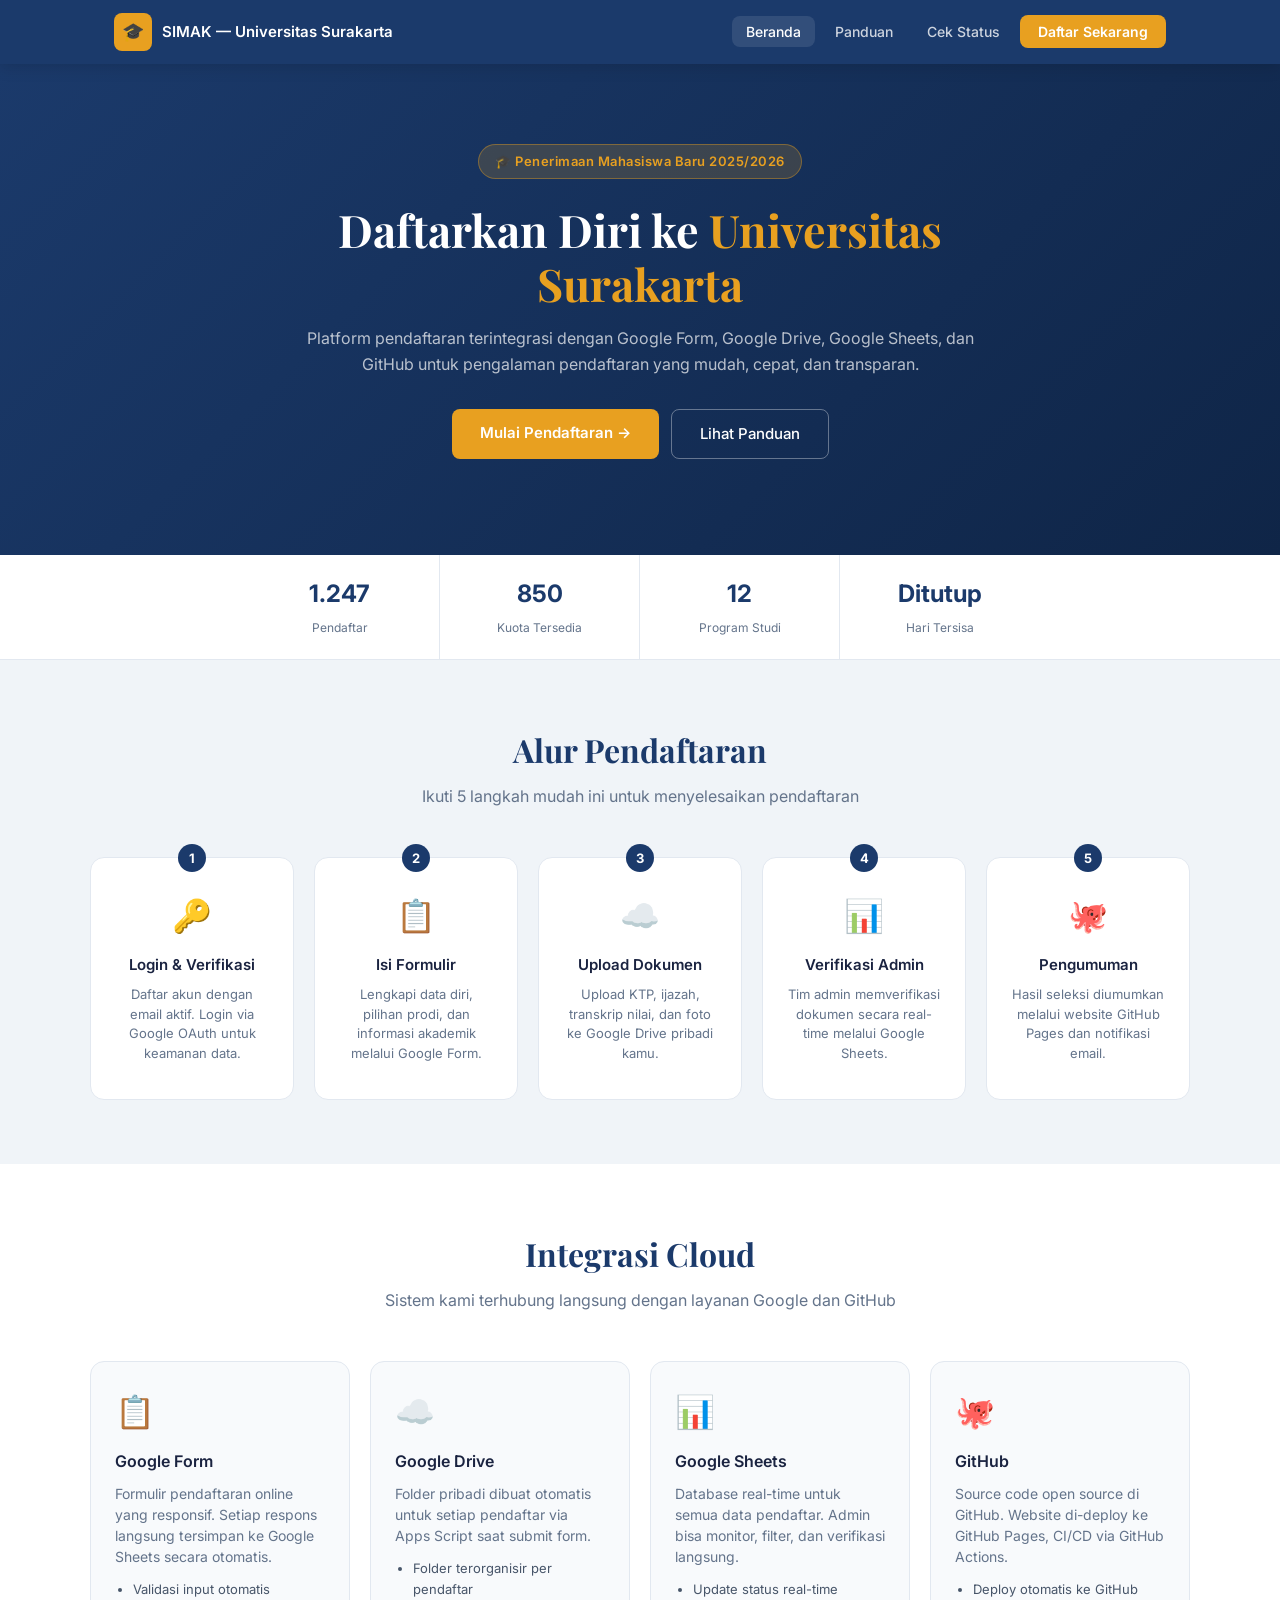
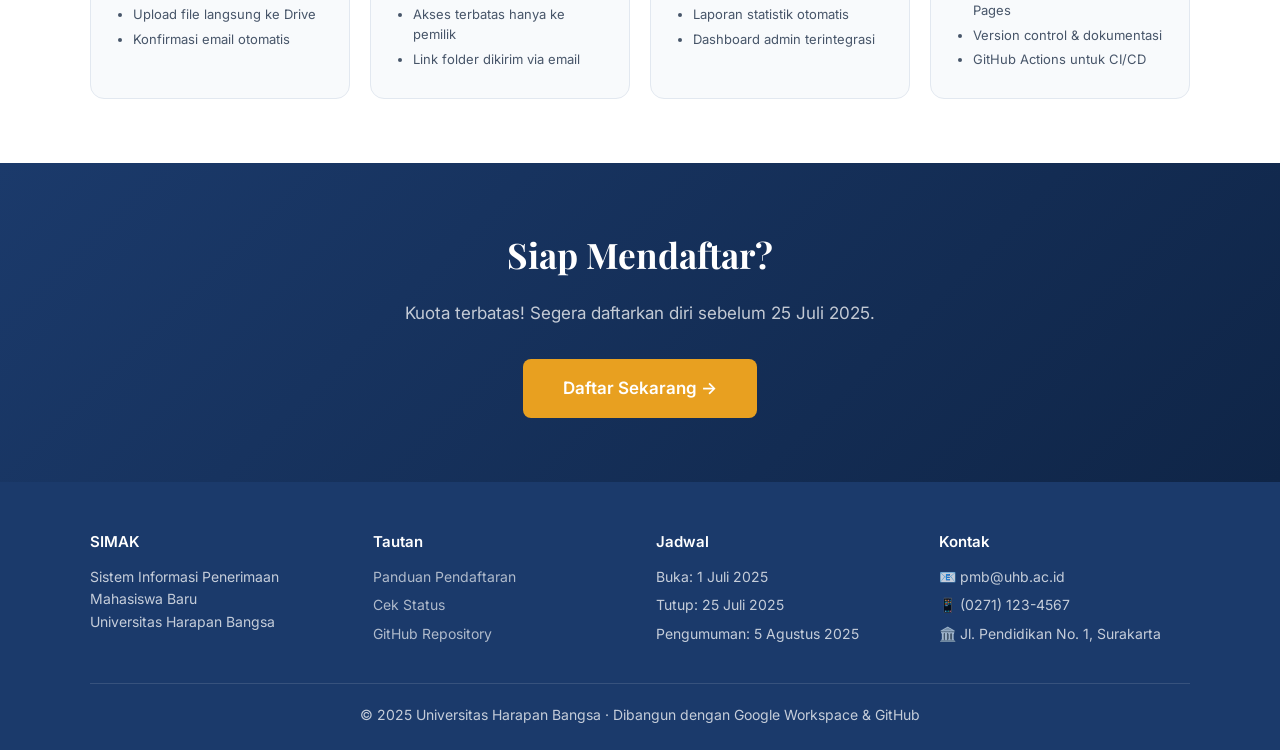
<file: index.html>
<!DOCTYPE html>
<html lang="id">
<head>
  <meta charset="UTF-8" />
  <meta name="viewport" content="width=device-width, initial-scale=1.0" />
  <title>SIMAK — Pendaftaran Mahasiswa Baru 2025/2026</title>
  <link rel="stylesheet" href="css/style.css" />
  <link href="https://fonts.googleapis.com/css2?family=Playfair+Display:wght@600;700&family=Inter:wght@400;500;600&display=swap" rel="stylesheet" />
</head>
<body>

  <nav class="navbar">
    <div class="nav-container">
      <div class="nav-brand">
        <div class="nav-logo">🎓</div>
        <span class="nav-title">SIMAK — Universitas Surakarta</span>
      </div>
      <ul class="nav-links">
        <li><a href="index.html" class="active">Beranda</a></li>
        <li><a href="pages/panduan.html">Panduan</a></li>
        <li><a href="pages/status.html">Cek Status</a></li>
        <li><a href="pages/daftar.html" class="btn-nav">Daftar Sekarang</a></li>
      </ul>
      <button class="nav-toggle" onclick="toggleMenu()">☰</button>
    </div>
  </nav>

  <section class="hero">
    <div class="hero-content">
      <span class="hero-badge">🎓 Penerimaan Mahasiswa Baru 2025/2026</span>
      <h1>Daftarkan Diri ke <span class="highlight">Universitas Surakarta</span></h1>
      <p>Platform pendaftaran terintegrasi dengan Google Form, Google Drive, Google Sheets, dan GitHub untuk pengalaman pendaftaran yang mudah, cepat, dan transparan.</p>
      <div class="hero-cta">
        <a href="pages/daftar.html" class="btn-primary">Mulai Pendaftaran →</a>
        <a href="pages/panduan.html" class="btn-outline">Lihat Panduan</a>
      </div>
      <div class="hero-integrations">
      </div>
    </div>
  </section>

  <section class="stats-bar">
    <div class="stat-item">
      <span class="stat-num" id="count-pendaftar">1.247</span>
      <span class="stat-label">Pendaftar</span>
    </div>
    <div class="stat-item">
      <span class="stat-num">850</span>
      <span class="stat-label">Kuota Tersedia</span>
    </div>
    <div class="stat-item">
      <span class="stat-num">12</span>
      <span class="stat-label">Program Studi</span>
    </div>
    <div class="stat-item">
      <span class="stat-num" id="countdown">14</span>
      <span class="stat-label">Hari Tersisa</span>
    </div>
  </section>

  <section class="section">
    <div class="container">
      <div class="section-header">
        <h2>Alur Pendaftaran</h2>
        <p>Ikuti 5 langkah mudah ini untuk menyelesaikan pendaftaran</p>
      </div>
      <div class="steps-grid">
        <div class="step-card">
          <div class="step-num">1</div>
          <div class="step-icon">🔑</div>
          <h3>Login & Verifikasi</h3>
          <p>Daftar akun dengan email aktif. Login via Google OAuth untuk keamanan data.</p>
        </div>
        <div class="step-card">
          <div class="step-num">2</div>
          <div class="step-icon">📋</div>
          <h3>Isi Formulir</h3>
          <p>Lengkapi data diri, pilihan prodi, dan informasi akademik melalui Google Form.</p>
        </div>
        <div class="step-card">
          <div class="step-num">3</div>
          <div class="step-icon">☁️</div>
          <h3>Upload Dokumen</h3>
          <p>Upload KTP, ijazah, transkrip nilai, dan foto ke Google Drive pribadi kamu.</p>
        </div>
        <div class="step-card">
          <div class="step-num">4</div>
          <div class="step-icon">📊</div>
          <h3>Verifikasi Admin</h3>
          <p>Tim admin memverifikasi dokumen secara real-time melalui Google Sheets.</p>
        </div>
        <div class="step-card">
          <div class="step-num">5</div>
          <div class="step-icon">🐙</div>
          <h3>Pengumuman</h3>
          <p>Hasil seleksi diumumkan melalui website GitHub Pages dan notifikasi email.</p>
        </div>
      </div>
    </div>
  </section>

  <section class="section section-gray">
    <div class="container">
      <div class="section-header">
        <h2>Integrasi Cloud</h2>
        <p>Sistem kami terhubung langsung dengan layanan Google dan GitHub</p>
      </div>
      <div class="integration-grid">
        <div class="int-card">
          <div class="int-icon">📋</div>
          <h3>Google Form</h3>
          <p>Formulir pendaftaran online yang responsif. Setiap respons langsung tersimpan ke Google Sheets secara otomatis.</p>
          <ul><li>Validasi input otomatis</li><li>Upload file langsung ke Drive</li><li>Konfirmasi email otomatis</li></ul>
        </div>
        <div class="int-card">
          <div class="int-icon">☁️</div>
          <h3>Google Drive</h3>
          <p>Folder pribadi dibuat otomatis untuk setiap pendaftar via Apps Script saat submit form.</p>
          <ul><li>Folder terorganisir per pendaftar</li><li>Akses terbatas hanya ke pemilik</li><li>Link folder dikirim via email</li></ul>
        </div>
        <div class="int-card">
          <div class="int-icon">📊</div>
          <h3>Google Sheets</h3>
          <p>Database real-time untuk semua data pendaftar. Admin bisa monitor, filter, dan verifikasi langsung.</p>
          <ul><li>Update status real-time</li><li>Laporan statistik otomatis</li><li>Dashboard admin terintegrasi</li></ul>
        </div>
        <div class="int-card">
          <div class="int-icon">🐙</div>
          <h3>GitHub</h3>
          <p>Source code open source di GitHub. Website di-deploy ke GitHub Pages, CI/CD via GitHub Actions.</p>
          <ul><li>Deploy otomatis ke GitHub Pages</li><li>Version control & dokumentasi</li><li>GitHub Actions untuk CI/CD</li></ul>
        </div>
      </div>
    </div>
  </section>

  <section class="section cta-section">
    <div class="container text-center">
      <h2>Siap Mendaftar?</h2>
      <p>Kuota terbatas! Segera daftarkan diri sebelum 25 Juli 2025.</p>
      <a href="pages/daftar.html" class="btn-primary btn-large">Daftar Sekarang →</a>
    </div>
  </section>

  <footer class="footer">
    <div class="container">
      <div class="footer-grid">
        <div><h4>SIMAK</h4><p>Sistem Informasi Penerimaan Mahasiswa Baru<br>Universitas Harapan Bangsa</p></div>
        <div><h4>Tautan</h4><ul><li><a href="pages/panduan.html">Panduan Pendaftaran</a></li><li><a href="pages/status.html">Cek Status</a></li><li><a href="https://github.com/username/simak" target="_blank">GitHub Repository</a></li></ul></div>
        <div><h4>Jadwal</h4><ul><li>Buka: 1 Juli 2025</li><li>Tutup: 25 Juli 2025</li><li>Pengumuman: 5 Agustus 2025</li></ul></div>
        <div><h4>Kontak</h4><ul><li>📧 pmb@uhb.ac.id</li><li>📱 (0271) 123-4567</li><li>🏛️ Jl. Pendidikan No. 1, Surakarta</li></ul></div>
      </div>
      <div class="footer-bottom"><p>© 2025 Universitas Harapan Bangsa · Dibangun dengan Google Workspace & GitHub</p></div>
    </div>
  </footer>

  <script src="js/main.js"></script>
</body>
</html>
</file>
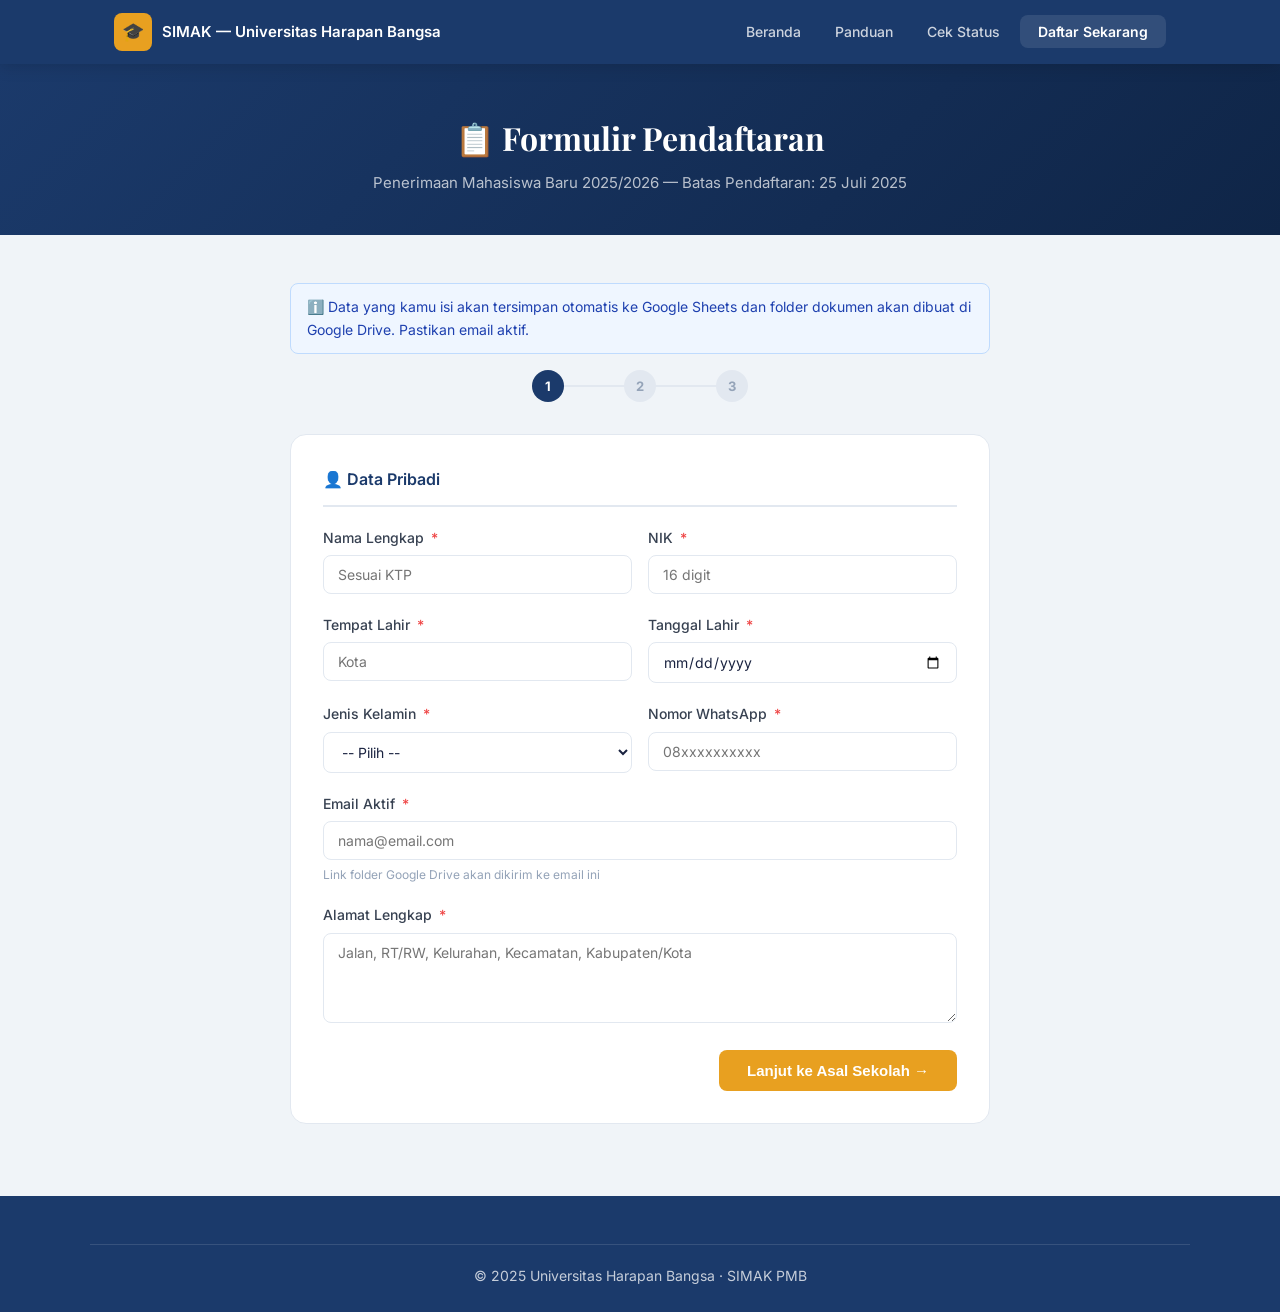
<file: pages/daftar.html>
<!DOCTYPE html>
<html lang="id">
<head>
  <meta charset="UTF-8" /><meta name="viewport" content="width=device-width, initial-scale=1.0" />
  <title>Formulir Pendaftaran — SIMAK</title>
  <link rel="stylesheet" href="../css/style.css" />
  <link href="https://fonts.googleapis.com/css2?family=Playfair+Display:wght@600;700&family=Inter:wght@400;500;600&display=swap" rel="stylesheet" />
</head>
<body>
  <nav class="navbar">
    <div class="nav-container">
      <div class="nav-brand"><div class="nav-logo">🎓</div><span class="nav-title">SIMAK — Universitas Harapan Bangsa</span></div>
      <ul class="nav-links">
        <li><a href="../index.html">Beranda</a></li>
        <li><a href="panduan.html">Panduan</a></li>
        <li><a href="status.html">Cek Status</a></li>
        <li><a href="daftar.html" class="btn-nav active">Daftar Sekarang</a></li>
      </ul>
      <button class="nav-toggle" onclick="toggleMenu()">☰</button>
    </div>
  </nav>

  <div class="page-hero">
    <h1>📋 Formulir Pendaftaran</h1>
    <p>Penerimaan Mahasiswa Baru 2025/2026 — Batas Pendaftaran: 25 Juli 2025</p>
  </div>

  <div class="form-page">
    <div class="container">

      <div class="alert alert-info">
        ℹ️ Data yang kamu isi akan tersimpan otomatis ke Google Sheets dan folder dokumen akan dibuat di Google Drive. Pastikan email aktif.
      </div>

      <!-- PROGRESS STEPS -->
      <div class="progress-steps">
        <div class="prog-step"><div class="prog-dot active" id="dot-1">1</div></div>
        <div class="prog-step"><div class="prog-line" id="line-1"></div></div>
        <div class="prog-step"><div class="prog-dot" id="dot-2">2</div></div>
        <div class="prog-step"><div class="prog-line" id="line-2"></div></div>
        <div class="prog-step"><div class="prog-dot" id="dot-3">3</div></div>
      </div>

      <form id="form-pendaftaran">

        <!-- STEP 1: DATA PRIBADI -->
        <div class="form-step" id="step-1">
          <div class="form-card">
            <h2>👤 Data Pribadi</h2>
            <div class="form-row">
              <div class="form-group">
                <label>Nama Lengkap <span class="required">*</span></label>
                <input type="text" name="nama" placeholder="Sesuai KTP" required />
              </div>
              <div class="form-group">
                <label>NIK <span class="required">*</span></label>
                <input type="text" name="nik" placeholder="16 digit" maxlength="16" required />
              </div>
            </div>
            <div class="form-row">
              <div class="form-group">
                <label>Tempat Lahir <span class="required">*</span></label>
                <input type="text" name="tempatLahir" placeholder="Kota" required />
              </div>
              <div class="form-group">
                <label>Tanggal Lahir <span class="required">*</span></label>
                <input type="date" name="tanggalLahir" required />
              </div>
            </div>
            <div class="form-row">
              <div class="form-group">
                <label>Jenis Kelamin <span class="required">*</span></label>
                <select name="jenisKelamin" required>
                  <option value="">-- Pilih --</option>
                  <option>Laki-laki</option>
                  <option>Perempuan</option>
                </select>
              </div>
              <div class="form-group">
                <label>Nomor WhatsApp <span class="required">*</span></label>
                <input type="tel" name="whatsapp" placeholder="08xxxxxxxxxx" required />
              </div>
            </div>
            <div class="form-group">
              <label>Email Aktif <span class="required">*</span></label>
              <input type="email" name="email" placeholder="nama@email.com" required />
              <p class="form-hint">Link folder Google Drive akan dikirim ke email ini</p>
            </div>
            <div class="form-group">
              <label>Alamat Lengkap <span class="required">*</span></label>
              <textarea name="alamat" placeholder="Jalan, RT/RW, Kelurahan, Kecamatan, Kabupaten/Kota" required></textarea>
            </div>
            <div style="text-align:right">
              <button type="button" class="btn-primary" onclick="nextStep()">Lanjut ke Asal Sekolah →</button>
            </div>
          </div>
        </div>

        <!-- STEP 2: ASAL SEKOLAH -->
        <div class="form-step" id="step-2" style="display:none">
          <div class="form-card">
            <h2>🏫 Asal Sekolah</h2>
            <div class="form-group">
              <label>Nama SMA/SMK/MA <span class="required">*</span></label>
              <input type="text" name="namaSekolah" placeholder="Nama lengkap sekolah" required />
            </div>
            <div class="form-row">
              <div class="form-group">
                <label>Jurusan</label>
                <select name="jurusanSekolah">
                  <option value="">-- Pilih Jurusan --</option>
                  <option>IPA</option><option>IPS</option><option>Bahasa</option>
                  <option>Teknik (SMK)</option><option>Bisnis (SMK)</option><option>Lainnya</option>
                </select>
              </div>
              <div class="form-group">
                <label>Tahun Lulus <span class="required">*</span></label>
                <select name="tahunLulus" required>
                  <option value="">-- Pilih Tahun --</option>
                  <option>2025</option><option>2024</option><option>2023</option><option>2022</option>
                </select>
              </div>
            </div>
            <div class="form-row">
              <div class="form-group">
                <label>Nilai Rata-rata Rapor <span class="required">*</span></label>
                <input type="number" name="nilaiRaport" min="0" max="100" step="0.01" placeholder="contoh: 87.50" required />
              </div>
              <div class="form-group">
                <label>Nomor NISN</label>
                <input type="text" name="nisn" placeholder="10 digit" maxlength="10" />
              </div>
            </div>
            <div style="display:flex;gap:12px;justify-content:space-between">
              <button type="button" class="btn-secondary" onclick="prevStep()">← Kembali</button>
              <button type="button" class="btn-primary" onclick="nextStep()">Lanjut ke Pilihan Prodi →</button>
            </div>
          </div>
        </div>

        <!-- STEP 3: PILIHAN PRODI -->
        <div class="form-step" id="step-3" style="display:none">
          <div class="form-card">
            <h2>🎓 Pilihan Program Studi & Jalur Masuk</h2>
            <div class="form-group">
              <label>Pilihan Prodi 1 <span class="required">*</span></label>
              <select name="prodi1" required>
                <option value="">-- Pilih Program Studi Utama --</option>
                <option>Teknik Informatika</option><option>Sistem Informasi</option>
                <option>Manajemen</option><option>Akuntansi</option>
                <option>Hukum</option><option>Psikologi</option>
                <option>Kedokteran</option><option>Farmasi</option>
                <option>Teknik Sipil</option><option>Arsitektur</option>
                <option>Pendidikan Bahasa Indonesia</option><option>Pendidikan Matematika</option>
              </select>
            </div>
            <div class="form-group">
              <label>Pilihan Prodi 2 (Cadangan)</label>
              <select name="prodi2">
                <option value="">-- Pilih Program Studi Cadangan --</option>
                <option>Teknik Informatika</option><option>Sistem Informasi</option>
                <option>Manajemen</option><option>Akuntansi</option>
                <option>Hukum</option><option>Psikologi</option>
                <option>Kedokteran</option><option>Farmasi</option>
              </select>
            </div>
            <div class="form-group">
              <label>Jalur Masuk <span class="required">*</span></label>
              <select name="jalurMasuk" required>
                <option value="">-- Pilih Jalur --</option>
                <option>Reguler</option>
                <option>Beasiswa Prestasi Akademik</option>
                <option>Beasiswa Tidak Mampu</option>
                <option>Jalur Mandiri</option>
              </select>
            </div>
            <div class="form-group">
              <label>Informasi Tambahan / Prestasi</label>
              <textarea name="prestasi" placeholder="Tuliskan prestasi akademik, non-akademik, atau informasi lain yang ingin disampaikan (opsional)"></textarea>
            </div>
            <div class="alert alert-warning" style="margin-top:1rem">
              ⚠️ Setelah submit, kamu akan menerima email berisi <strong>nomor registrasi</strong> dan <strong>link folder Google Drive</strong> untuk upload dokumen.
            </div>
            <div style="display:flex;gap:12px;justify-content:space-between;margin-top:1rem">
              <button type="button" class="btn-secondary" onclick="prevStep()">← Kembali</button>
              <button type="submit" class="btn-primary" id="submit-btn">✅ Kirim Pendaftaran</button>
            </div>
          </div>
        </div>

      </form>
    </div>
  </div>

  <footer class="footer">
    <div class="container">
      <div class="footer-bottom"><p>© 2025 Universitas Harapan Bangsa · SIMAK PMB</p></div>
    </div>
  </footer>
  <script src="../js/main.js"></script>
</body>
</html>
</file>
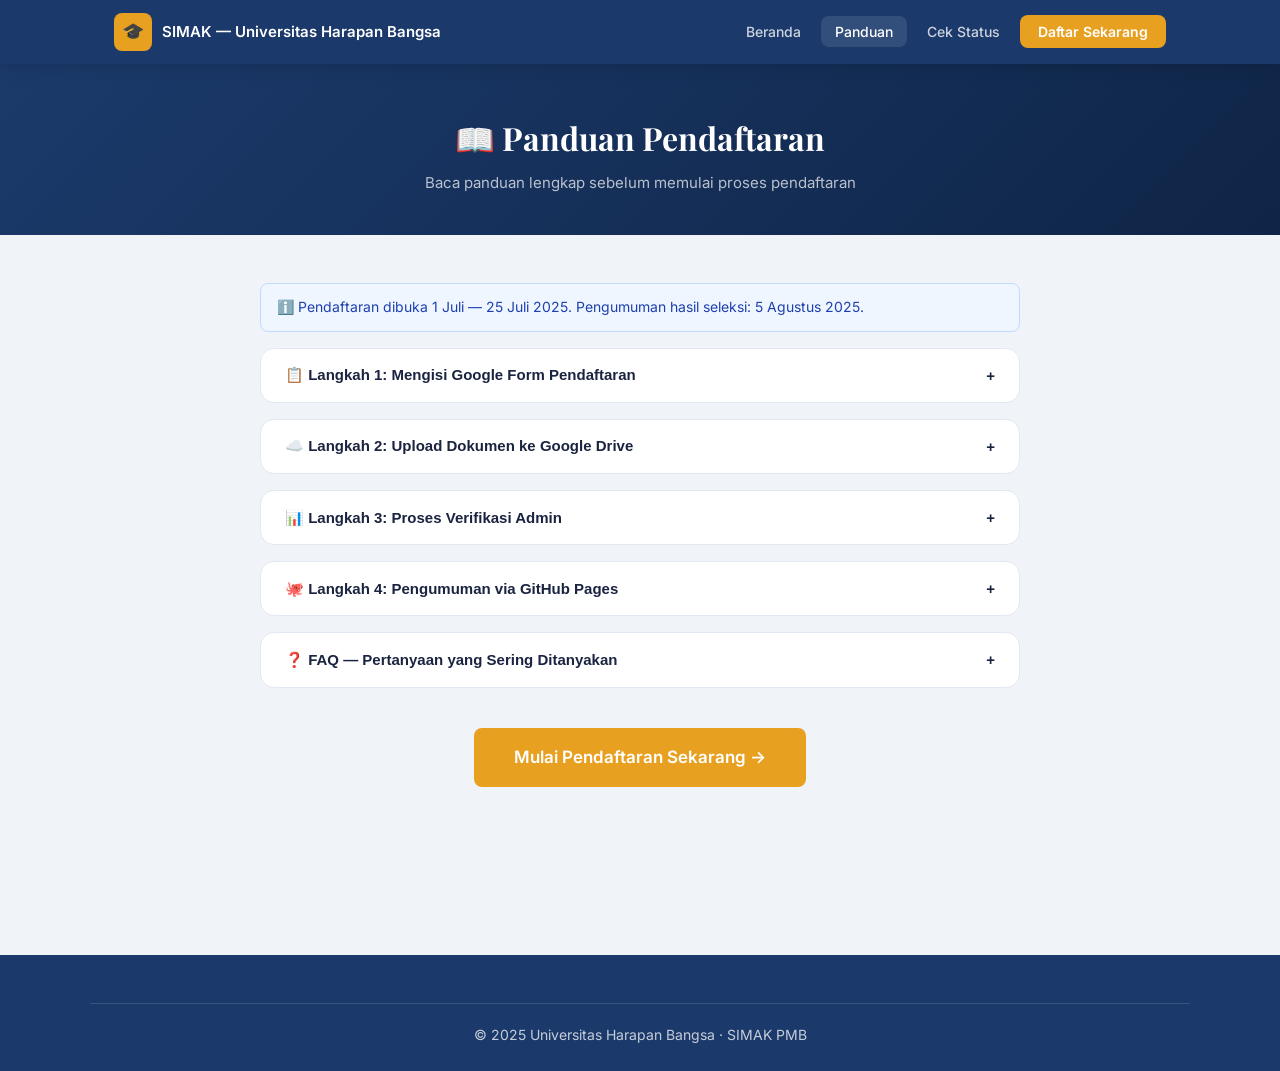
<file: pages/panduan.html>
<!DOCTYPE html>
<html lang="id">
<head>
  <meta charset="UTF-8" /><meta name="viewport" content="width=device-width, initial-scale=1.0" />
  <title>Panduan Pendaftaran — SIMAK</title>
  <link rel="stylesheet" href="../css/style.css" />
  <link href="https://fonts.googleapis.com/css2?family=Playfair+Display:wght@600;700&family=Inter:wght@400;500;600&display=swap" rel="stylesheet" />
</head>
<body>
  <nav class="navbar">
    <div class="nav-container">
      <div class="nav-brand"><div class="nav-logo">🎓</div><span class="nav-title">SIMAK — Universitas Harapan Bangsa</span></div>
      <ul class="nav-links">
        <li><a href="../index.html">Beranda</a></li>
        <li><a href="panduan.html" class="active">Panduan</a></li>
        <li><a href="status.html">Cek Status</a></li>
        <li><a href="daftar.html" class="btn-nav">Daftar Sekarang</a></li>
      </ul>
      <button class="nav-toggle" onclick="toggleMenu()">☰</button>
    </div>
  </nav>

  <div class="page-hero">
    <h1>📖 Panduan Pendaftaran</h1>
    <p>Baca panduan lengkap sebelum memulai proses pendaftaran</p>
  </div>

  <div class="panduan-page">
    <div class="container" style="max-width:760px">

      <div class="alert alert-info">ℹ️ Pendaftaran dibuka 1 Juli — 25 Juli 2025. Pengumuman hasil seleksi: 5 Agustus 2025.</div>

      <div class="accordion">
        <button class="accordion-header">📋 Langkah 1: Mengisi Google Form Pendaftaran <span>+</span></button>
        <div class="accordion-body">
          <p>Formulir pendaftaran menggunakan Google Form yang terintegrasi. Ikuti langkah berikut:</p>
          <ol>
            <li>Klik tombol <strong>"Daftar Sekarang"</strong> di halaman utama</li>
            <li>Isi data pribadi: nama, NIK, tempat/tanggal lahir, jenis kelamin, WhatsApp, dan email aktif</li>
            <li>Isi data asal sekolah: nama SMA/SMK/MA, jurusan, tahun lulus, dan nilai rata-rata rapor</li>
            <li>Pilih program studi pertama dan cadangan, serta jalur masuk (Reguler/Beasiswa/Mandiri)</li>
            <li>Klik <strong>"Kirim Pendaftaran"</strong> — data langsung masuk ke Google Sheets kami</li>
          </ol>
          <p style="margin-top:0.75rem">Setelah submit, kamu akan menerima email konfirmasi berisi <strong>Nomor Registrasi</strong> dan <strong>link folder Google Drive</strong>.</p>
        </div>
      </div>

      <div class="accordion">
        <button class="accordion-header">☁️ Langkah 2: Upload Dokumen ke Google Drive <span>+</span></button>
        <div class="accordion-body">
          <p>Setelah mendapat email konfirmasi, buka link folder Google Drive dan upload dokumen berikut:</p>
          <div class="doc-list">
            <div class="doc-item">📄 KTP / Kartu Keluarga (scan/foto jelas)</div>
            <div class="doc-item">📄 Ijazah atau Surat Keterangan Lulus</div>
            <div class="doc-item">📄 Transkrip / Rapor SMA (semester 4-5)</div>
            <div class="doc-item">🖼️ Foto terbaru 3×4 (latar merah/biru)</div>
          </div>
          <p style="margin-top:0.75rem"><strong>Ketentuan file:</strong></p>
          <ul>
            <li>Format: PDF atau JPG/PNG</li>
            <li>Ukuran maksimal: 5 MB per file</li>
            <li>Pastikan scan/foto jelas dan dapat dibaca</li>
            <li>Beri nama file sesuai jenisnya (contoh: KTP_BudiSantoso.pdf)</li>
          </ul>
        </div>
      </div>

      <div class="accordion">
        <button class="accordion-header">📊 Langkah 3: Proses Verifikasi Admin <span>+</span></button>
        <div class="accordion-body">
          <p>Setelah semua dokumen terupload, tim admin akan melakukan verifikasi melalui Google Sheets:</p>
          <ol>
            <li>Admin mengecek kelengkapan dan keabsahan dokumen</li>
            <li>Status pendaftaranmu akan diperbarui di sistem</li>
            <li>Kamu akan menerima notifikasi email jika ada dokumen yang perlu diperbaiki</li>
            <li>Proses verifikasi berlangsung 2-3 hari kerja</li>
          </ol>
          <p style="margin-top:0.75rem">Pantau status pendaftaranmu di halaman <a href="status.html" style="color:#1B3A6B;font-weight:600">Cek Status</a>.</p>
        </div>
      </div>

      <div class="accordion">
        <button class="accordion-header">🐙 Langkah 4: Pengumuman via GitHub Pages <span>+</span></button>
        <div class="accordion-body">
          <p>Hasil seleksi akan diumumkan pada <strong>5 Agustus 2025</strong> melalui:</p>
          <ul>
            <li>Halaman pengumuman di website ini (GitHub Pages)</li>
            <li>Email ke alamat yang didaftarkan</li>
            <li>WhatsApp ke nomor yang dicantumkan</li>
          </ul>
          <p style="margin-top:0.75rem">Data pengumuman diambil langsung dari Google Sheets yang sudah diverifikasi admin dan ditampilkan secara otomatis di halaman GitHub Pages.</p>
        </div>
      </div>

      <div class="accordion">
        <button class="accordion-header">❓ FAQ — Pertanyaan yang Sering Ditanyakan <span>+</span></button>
        <div class="accordion-body">
          <p><strong>Apakah bisa mengubah data setelah submit?</strong><br>Tidak bisa langsung. Hubungi panitia via email pmb@uhb.ac.id dengan menyertakan nomor registrasi.</p>
          <br>
          <p><strong>Bagaimana jika email konfirmasi tidak masuk?</strong><br>Cek folder Spam/Junk. Jika tidak ada, hubungi panitia.</p>
          <br>
          <p><strong>Apakah bisa mendaftar lebih dari sekali?</strong><br>Tidak. Satu NIK hanya bisa mendaftar satu kali. Pendaftaran ganda akan didiskualifikasi.</p>
          <br>
          <p><strong>Berapa lama proses verifikasi dokumen?</strong><br>2-3 hari kerja setelah semua dokumen lengkap terupload.</p>
        </div>
      </div>

      <div style="text-align:center;margin-top:2.5rem">
        <a href="daftar.html" class="btn-primary btn-large">Mulai Pendaftaran Sekarang →</a>
      </div>

    </div>
  </div>

  <footer class="footer">
    <div class="container"><div class="footer-bottom"><p>© 2025 Universitas Harapan Bangsa · SIMAK PMB</p></div></div>
  </footer>
  <script src="../js/main.js"></script>
</body>
</html>
</file>
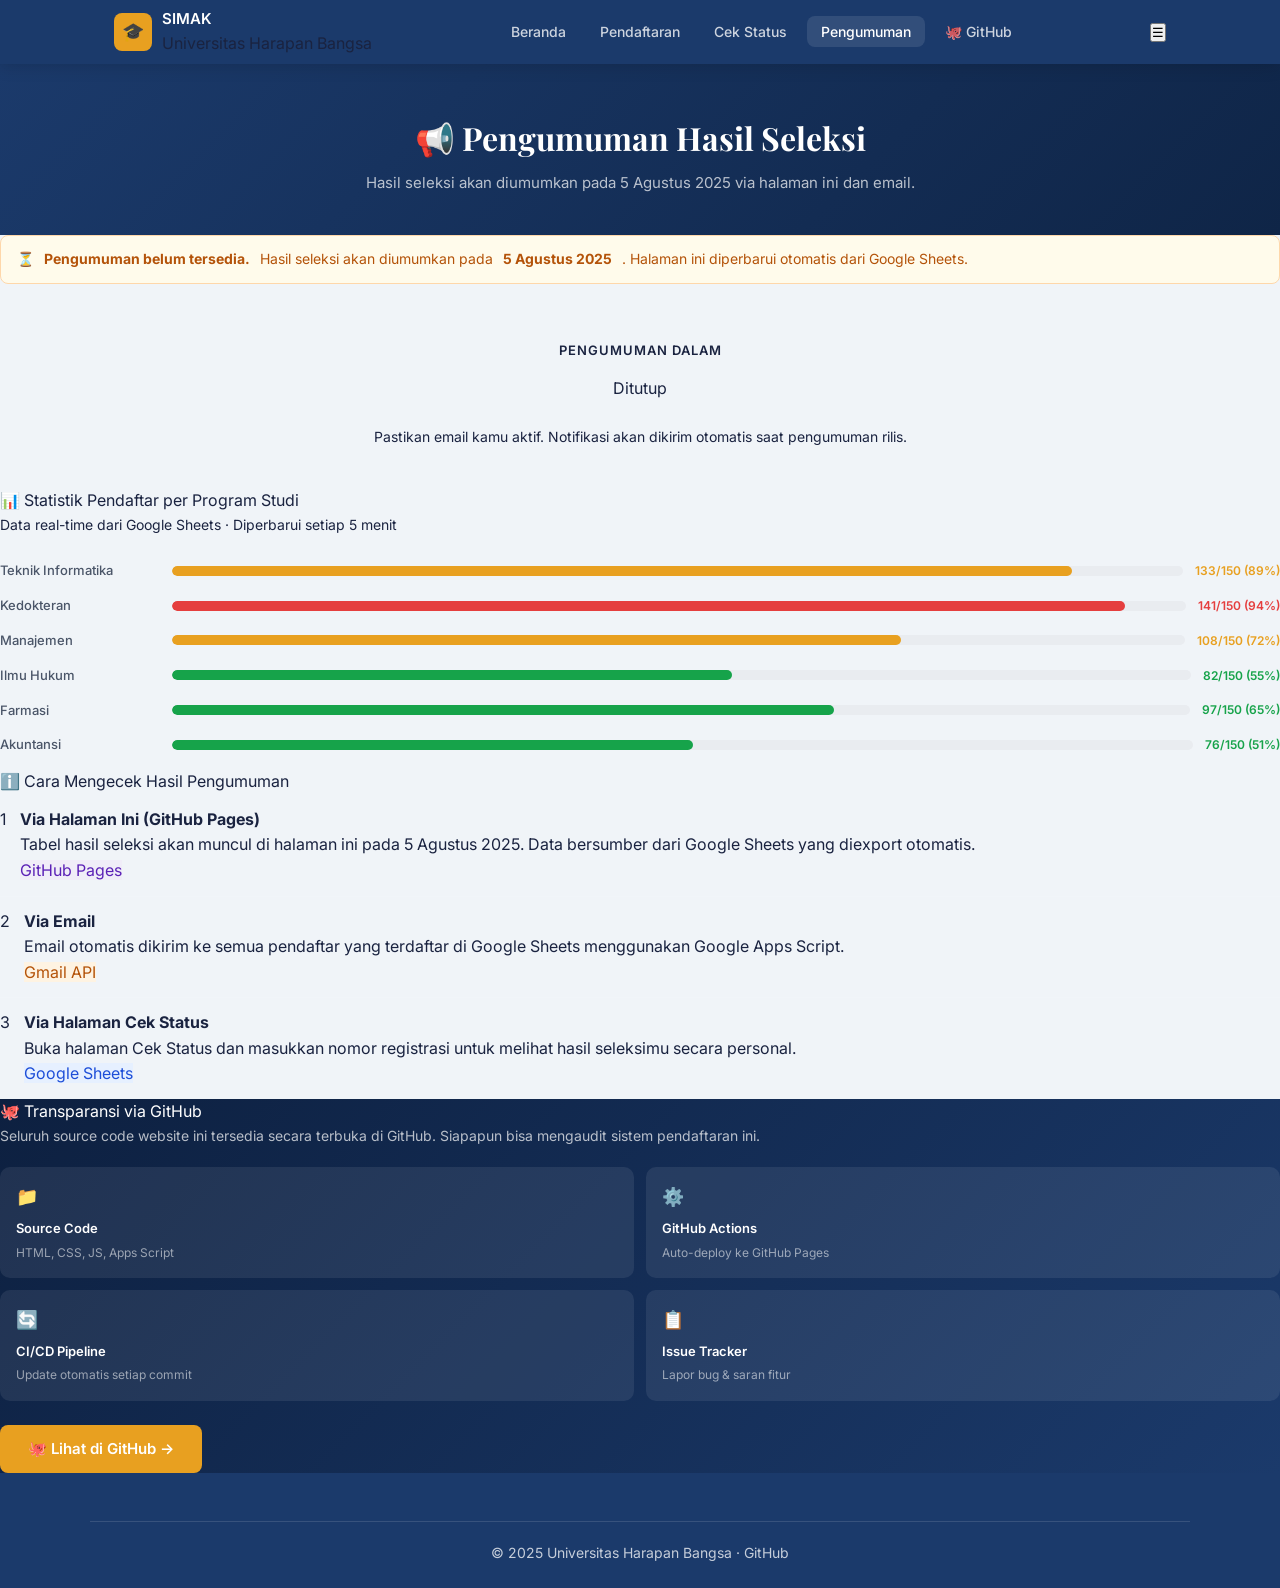
<file: pages/pengumuman.html>
<!DOCTYPE html>
<html lang="id">
<head>
  <meta charset="UTF-8"/>
  <meta name="viewport" content="width=device-width, initial-scale=1.0"/>
  <title>Pengumuman Hasil — SIMAK UHB</title>
  <link rel="stylesheet" href="../css/style.css"/>
  <link href="https://fonts.googleapis.com/css2?family=Playfair+Display:wght@600;700&family=Inter:wght@400;500;600&display=swap" rel="stylesheet"/>
</head>
<body>

<nav class="navbar">
  <div class="nav-container">
    <div class="nav-brand">
      <div class="nav-logo">🎓</div>
      <div>
        <div class="nav-title">SIMAK</div>
        <div class="nav-sub">Universitas Harapan Bangsa</div>
      </div>
    </div>
    <ul class="nav-links">
      <li><a href="../index.html">Beranda</a></li>
      <li><a href="daftar.html">Pendaftaran</a></li>
      <li><a href="status.html">Cek Status</a></li>
      <li><a href="pengumuman.html" class="active">Pengumuman</a></li>
      <li><a href="https://github.com/your-org/simak" target="_blank" class="btn-github">🐙 GitHub</a></li>
    </ul>
    <button class="hamburger" onclick="toggleMenu()">☰</button>
  </div>
</nav>

<div class="page-hero">
  <h1>📢 Pengumuman Hasil Seleksi</h1>
  <p>Hasil seleksi akan diumumkan pada 5 Agustus 2025 via halaman ini dan email.</p>
</div>

<div class="page-content">

  <div class="alert alert-warning">
    ⏳ <strong>Pengumuman belum tersedia.</strong> Hasil seleksi akan diumumkan pada <strong>5 Agustus 2025</strong>. Halaman ini diperbarui otomatis dari Google Sheets.
  </div>

  <!-- COUNTDOWN -->
  <div class="card" style="text-align:center; padding:2.5rem;">
    <div style="font-size:13px; font-weight:600; letter-spacing:1px; text-transform:uppercase; color:var(--gray-500); margin-bottom:1rem;">Pengumuman dalam</div>
    <div id="countdown" style="display:flex; gap:20px; justify-content:center; margin-bottom:1.5rem;">
      <div style="background:var(--blue-dark); color:#fff; border-radius:12px; padding:16px 24px; min-width:80px;">
        <div style="font-size:32px; font-weight:700;" id="cd-hari">43</div>
        <div style="font-size:11px; opacity:0.7;">Hari</div>
      </div>
      <div style="background:var(--blue-dark); color:#fff; border-radius:12px; padding:16px 24px; min-width:80px;">
        <div style="font-size:32px; font-weight:700;" id="cd-jam">12</div>
        <div style="font-size:11px; opacity:0.7;">Jam</div>
      </div>
      <div style="background:var(--blue-dark); color:#fff; border-radius:12px; padding:16px 24px; min-width:80px;">
        <div style="font-size:32px; font-weight:700;" id="cd-menit">30</div>
        <div style="font-size:11px; opacity:0.7;">Menit</div>
      </div>
      <div style="background:var(--gold); color:#fff; border-radius:12px; padding:16px 24px; min-width:80px;">
        <div style="font-size:32px; font-weight:700;" id="cd-detik">00</div>
        <div style="font-size:11px; opacity:0.9;">Detik</div>
      </div>
    </div>
    <p style="color:var(--gray-500); font-size:14px;">Pastikan email kamu aktif. Notifikasi akan dikirim otomatis saat pengumuman rilis.</p>
  </div>

  <!-- STATISTIK PRODI -->
  <div class="card">
    <div class="card-title">📊 Statistik Pendaftar per Program Studi</div>
    <p style="font-size:14px; color:var(--gray-500); margin-bottom:1.5rem;">Data real-time dari Google Sheets · Diperbarui setiap 5 menit</p>
    <div id="chart-prodi">
      <div style="margin-bottom:14px;" id="bar-TI"></div>
      <div style="margin-bottom:14px;" id="bar-KDK"></div>
      <div style="margin-bottom:14px;" id="bar-MNJ"></div>
      <div style="margin-bottom:14px;" id="bar-HKM"></div>
      <div style="margin-bottom:14px;" id="bar-FAR"></div>
      <div style="margin-bottom:14px;" id="bar-AKT"></div>
    </div>
  </div>

  <!-- CARA CEK PENGUMUMAN -->
  <div class="card">
    <div class="card-title">ℹ️ Cara Mengecek Hasil Pengumuman</div>
    <div class="timeline">
      <div class="timeline-item">
        <div class="timeline-num" style="background:var(--gold)">1</div>
        <div class="timeline-content">
          <h4>Via Halaman Ini (GitHub Pages)</h4>
          <p>Tabel hasil seleksi akan muncul di halaman ini pada 5 Agustus 2025. Data bersumber dari Google Sheets yang diexport otomatis.</p>
          <span class="tag tag-github">GitHub Pages</span>
        </div>
      </div>
      <div class="timeline-item">
        <div class="timeline-num" style="background:var(--gold)">2</div>
        <div class="timeline-content">
          <h4>Via Email</h4>
          <p>Email otomatis dikirim ke semua pendaftar yang terdaftar di Google Sheets menggunakan Google Apps Script.</p>
          <span class="tag tag-google">Gmail API</span>
        </div>
      </div>
      <div class="timeline-item">
        <div class="timeline-num" style="background:var(--gold)">3</div>
        <div class="timeline-content">
          <h4>Via Halaman Cek Status</h4>
          <p>Buka halaman Cek Status dan masukkan nomor registrasi untuk melihat hasil seleksimu secara personal.</p>
          <span class="tag tag-sheet">Google Sheets</span>
        </div>
      </div>
    </div>
  </div>

  <!-- GITHUB TRANSPARENCY -->
  <div class="card" style="background: linear-gradient(135deg, #0d2040, #1B3A6B); color:#fff;">
    <div class="card-title" style="color:#fff;">🐙 Transparansi via GitHub</div>
    <p style="color:rgba(255,255,255,0.7); font-size:14px; margin-bottom:1.25rem;">
      Seluruh source code website ini tersedia secara terbuka di GitHub. Siapapun bisa mengaudit sistem pendaftaran ini.
    </p>
    <div style="display:grid; grid-template-columns:1fr 1fr; gap:12px; margin-bottom:1.5rem;">
      <div style="background:rgba(255,255,255,0.08); border-radius:10px; padding:1rem;">
        <div style="font-size:18px; margin-bottom:6px;">📁</div>
        <div style="font-size:13px; font-weight:600; color:#fff; margin-bottom:4px;">Source Code</div>
        <div style="font-size:12px; color:rgba(255,255,255,0.55);">HTML, CSS, JS, Apps Script</div>
      </div>
      <div style="background:rgba(255,255,255,0.08); border-radius:10px; padding:1rem;">
        <div style="font-size:18px; margin-bottom:6px;">⚙️</div>
        <div style="font-size:13px; font-weight:600; color:#fff; margin-bottom:4px;">GitHub Actions</div>
        <div style="font-size:12px; color:rgba(255,255,255,0.55);">Auto-deploy ke GitHub Pages</div>
      </div>
      <div style="background:rgba(255,255,255,0.08); border-radius:10px; padding:1rem;">
        <div style="font-size:18px; margin-bottom:6px;">🔄</div>
        <div style="font-size:13px; font-weight:600; color:#fff; margin-bottom:4px;">CI/CD Pipeline</div>
        <div style="font-size:12px; color:rgba(255,255,255,0.55);">Update otomatis setiap commit</div>
      </div>
      <div style="background:rgba(255,255,255,0.08); border-radius:10px; padding:1rem;">
        <div style="font-size:18px; margin-bottom:6px;">📋</div>
        <div style="font-size:13px; font-weight:600; color:#fff; margin-bottom:4px;">Issue Tracker</div>
        <div style="font-size:12px; color:rgba(255,255,255,0.55);">Lapor bug & saran fitur</div>
      </div>
    </div>
    <a href="https://github.com/your-org/simak" target="_blank" class="btn-primary">🐙 Lihat di GitHub →</a>
  </div>

</div>

<footer class="footer">
  <div class="container">
    <div class="footer-bottom">
      <p>© 2025 Universitas Harapan Bangsa · <a href="https://github.com/your-org/simak" target="_blank">GitHub</a></p>
    </div>
  </div>
</footer>

<script src="../js/main.js"></script>
<script>
// Countdown ke 5 Agustus 2025
function updateCountdown() {
  const target = new Date('2025-08-05T08:00:00');
  const now    = new Date();
  const diff   = target - now;
  if (diff <= 0) return;
  const hari   = Math.floor(diff / 86400000);
  const jam    = Math.floor((diff % 86400000) / 3600000);
  const menit  = Math.floor((diff % 3600000) / 60000);
  const detik  = Math.floor((diff % 60000) / 1000);
  document.getElementById('cd-hari').textContent   = hari;
  document.getElementById('cd-jam').textContent    = String(jam).padStart(2,'0');
  document.getElementById('cd-menit').textContent  = String(menit).padStart(2,'0');
  document.getElementById('cd-detik').textContent  = String(detik).padStart(2,'0');
}
updateCountdown();
setInterval(updateCountdown, 1000);

// Bar chart sederhana
const prodiData = [
  { id:'TI',  nama:'Teknik Informatika', pendaftar:133, kuota:150 },
  { id:'KDK', nama:'Kedokteran',         pendaftar:141, kuota:150 },
  { id:'MNJ', nama:'Manajemen',          pendaftar:108, kuota:150 },
  { id:'HKM', nama:'Ilmu Hukum',         pendaftar:82,  kuota:150 },
  { id:'FAR', nama:'Farmasi',            pendaftar:97,  kuota:150 },
  { id:'AKT', nama:'Akuntansi',          pendaftar:76,  kuota:150 },
];
prodiData.forEach(p => {
  const pct = Math.round((p.pendaftar / p.kuota) * 100);
  const color = pct >= 90 ? '#e53e3e' : pct >= 70 ? '#E8A020' : '#16a34a';
  document.getElementById('bar-' + p.id).innerHTML = `
    <div style="display:flex; align-items:center; gap:12px; margin-bottom:6px;">
      <div style="font-size:13px; font-weight:500; width:160px; color:#4a5568;">${p.nama}</div>
      <div style="flex:1; background:#e9ecf0; border-radius:10px; height:10px; overflow:hidden;">
        <div style="width:${pct}%; height:100%; background:${color}; border-radius:10px;"></div>
      </div>
      <div style="font-size:12px; font-weight:600; color:${color}; min-width:60px; text-align:right;">${p.pendaftar}/${p.kuota} (${pct}%)</div>
    </div>`;
});
</script>
</body>
</html>
</file>
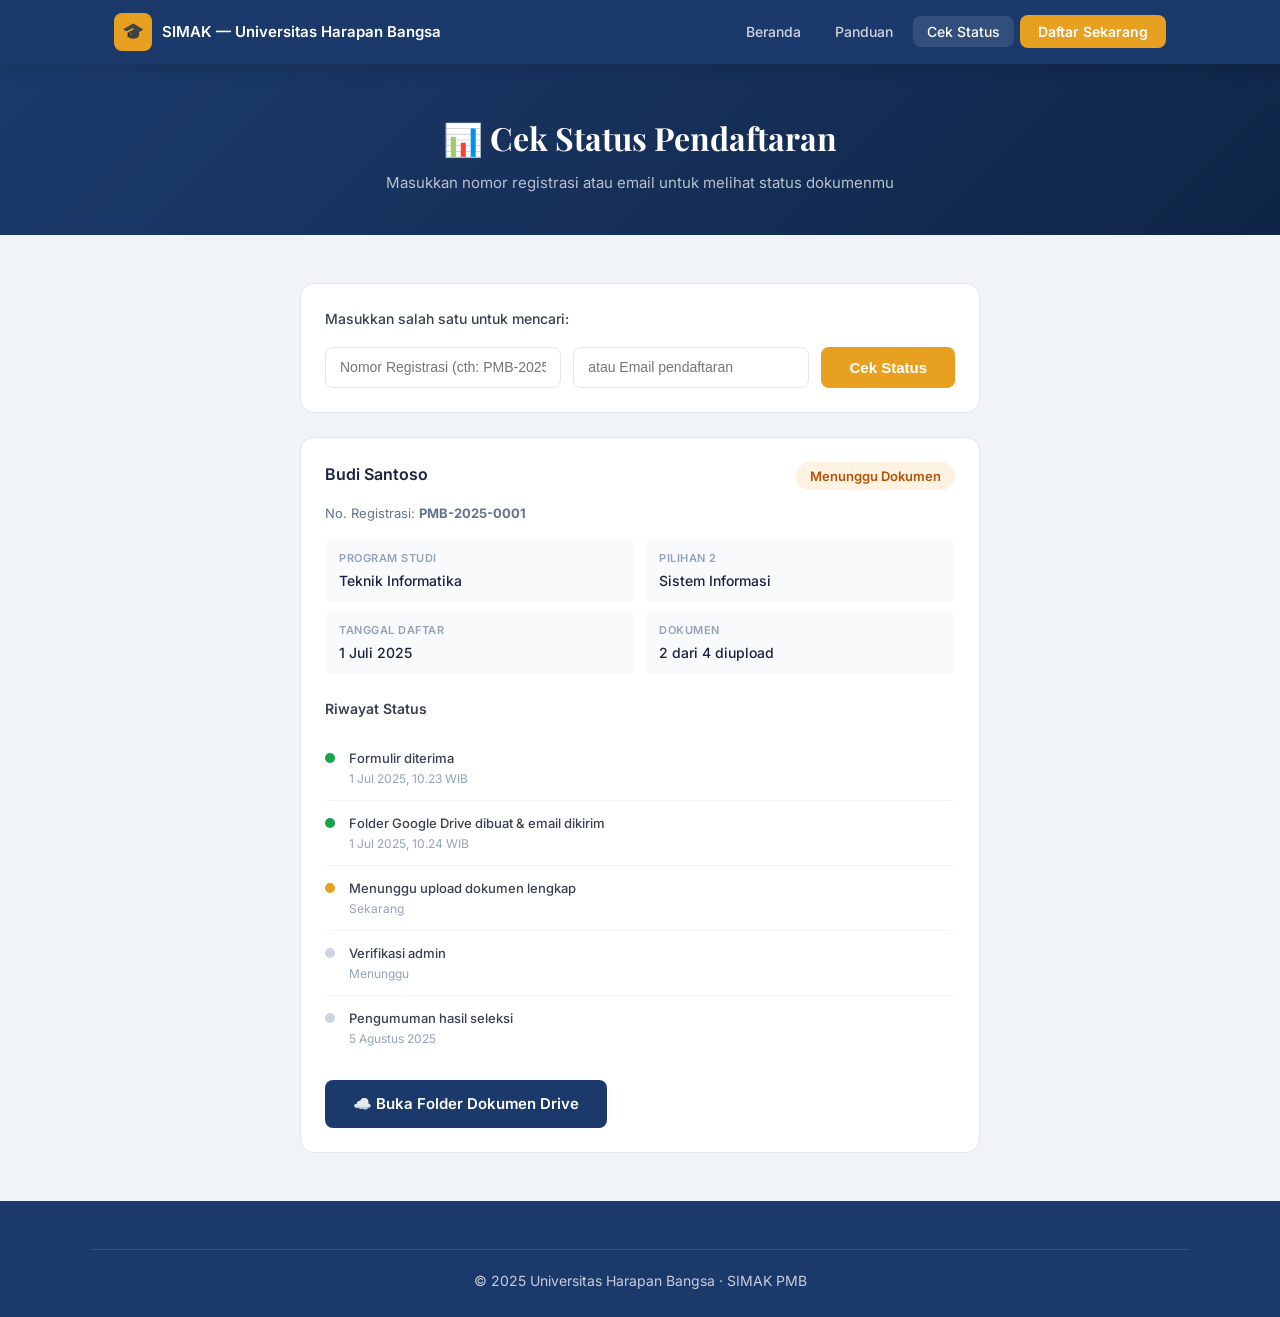
<file: pages/status.html>
<!DOCTYPE html>
<html lang="id">
<head>
  <meta charset="UTF-8" /><meta name="viewport" content="width=device-width, initial-scale=1.0" />
  <title>Cek Status Pendaftaran — SIMAK</title>
  <link rel="stylesheet" href="../css/style.css" />
  <link href="https://fonts.googleapis.com/css2?family=Playfair+Display:wght@600;700&family=Inter:wght@400;500;600&display=swap" rel="stylesheet" />
</head>
<body>
  <nav class="navbar">
    <div class="nav-container">
      <div class="nav-brand"><div class="nav-logo">🎓</div><span class="nav-title">SIMAK — Universitas Harapan Bangsa</span></div>
      <ul class="nav-links">
        <li><a href="../index.html">Beranda</a></li>
        <li><a href="panduan.html">Panduan</a></li>
        <li><a href="status.html" class="active">Cek Status</a></li>
        <li><a href="daftar.html" class="btn-nav">Daftar Sekarang</a></li>
      </ul>
      <button class="nav-toggle" onclick="toggleMenu()">☰</button>
    </div>
  </nav>

  <div class="page-hero">
    <h1>📊 Cek Status Pendaftaran</h1>
    <p>Masukkan nomor registrasi atau email untuk melihat status dokumenmu</p>
  </div>

  <div class="status-page">
    <div class="container" style="max-width:680px">

      <div class="status-search">
        <p style="font-size:14px;color:#374151;margin-bottom:1rem;font-weight:500">Masukkan salah satu untuk mencari:</p>
        <div class="search-row">
          <input type="text" id="input-noreg" placeholder="Nomor Registrasi (cth: PMB-2025-0001)" />
          <input type="email" id="input-email" placeholder="atau Email pendaftaran" />
          <button class="btn-primary" onclick="cekStatus()">Cek Status</button>
        </div>
      </div>

      <!-- Demo card — dalam produksi diisi oleh JS dari Apps Script -->
      <div id="status-result">
        <div class="status-card">
          <div style="display:flex;justify-content:space-between;align-items:flex-start;flex-wrap:wrap;gap:10px;margin-bottom:1rem">
            <div>
              <h3>Budi Santoso</h3>
              <p style="font-size:13px;color:#64748b">No. Registrasi: <strong>PMB-2025-0001</strong></p>
            </div>
            <span class="status-badge status-menunggu">Menunggu Dokumen</span>
          </div>
          <div class="info-grid">
            <div class="info-item"><div class="info-label">Program Studi</div><div class="info-value">Teknik Informatika</div></div>
            <div class="info-item"><div class="info-label">Pilihan 2</div><div class="info-value">Sistem Informasi</div></div>
            <div class="info-item"><div class="info-label">Tanggal Daftar</div><div class="info-value">1 Juli 2025</div></div>
            <div class="info-item"><div class="info-label">Dokumen</div><div class="info-value">2 dari 4 diupload</div></div>
          </div>
          <div class="status-timeline">
            <h4>Riwayat Status</h4>
            <div class="timeline-item">
              <div class="timeline-dot dot-done"></div>
              <div><div class="timeline-text">Formulir diterima</div><div class="timeline-time">1 Jul 2025, 10.23 WIB</div></div>
            </div>
            <div class="timeline-item">
              <div class="timeline-dot dot-done"></div>
              <div><div class="timeline-text">Folder Google Drive dibuat & email dikirim</div><div class="timeline-time">1 Jul 2025, 10.24 WIB</div></div>
            </div>
            <div class="timeline-item">
              <div class="timeline-dot dot-active"></div>
              <div><div class="timeline-text">Menunggu upload dokumen lengkap</div><div class="timeline-time">Sekarang</div></div>
            </div>
            <div class="timeline-item">
              <div class="timeline-dot dot-pending"></div>
              <div><div class="timeline-text">Verifikasi admin</div><div class="timeline-time">Menunggu</div></div>
            </div>
            <div class="timeline-item">
              <div class="timeline-dot dot-pending"></div>
              <div><div class="timeline-text">Pengumuman hasil seleksi</div><div class="timeline-time">5 Agustus 2025</div></div>
            </div>
          </div>
          <div style="margin-top:1.25rem">
            <a href="#" class="btn-secondary">☁️ Buka Folder Dokumen Drive</a>
          </div>
        </div>
      </div>

    </div>
  </div>

  <footer class="footer">
    <div class="container"><div class="footer-bottom"><p>© 2025 Universitas Harapan Bangsa · SIMAK PMB</p></div></div>
  </footer>
  <script src="../js/main.js"></script>
</body>
</html>
</file>
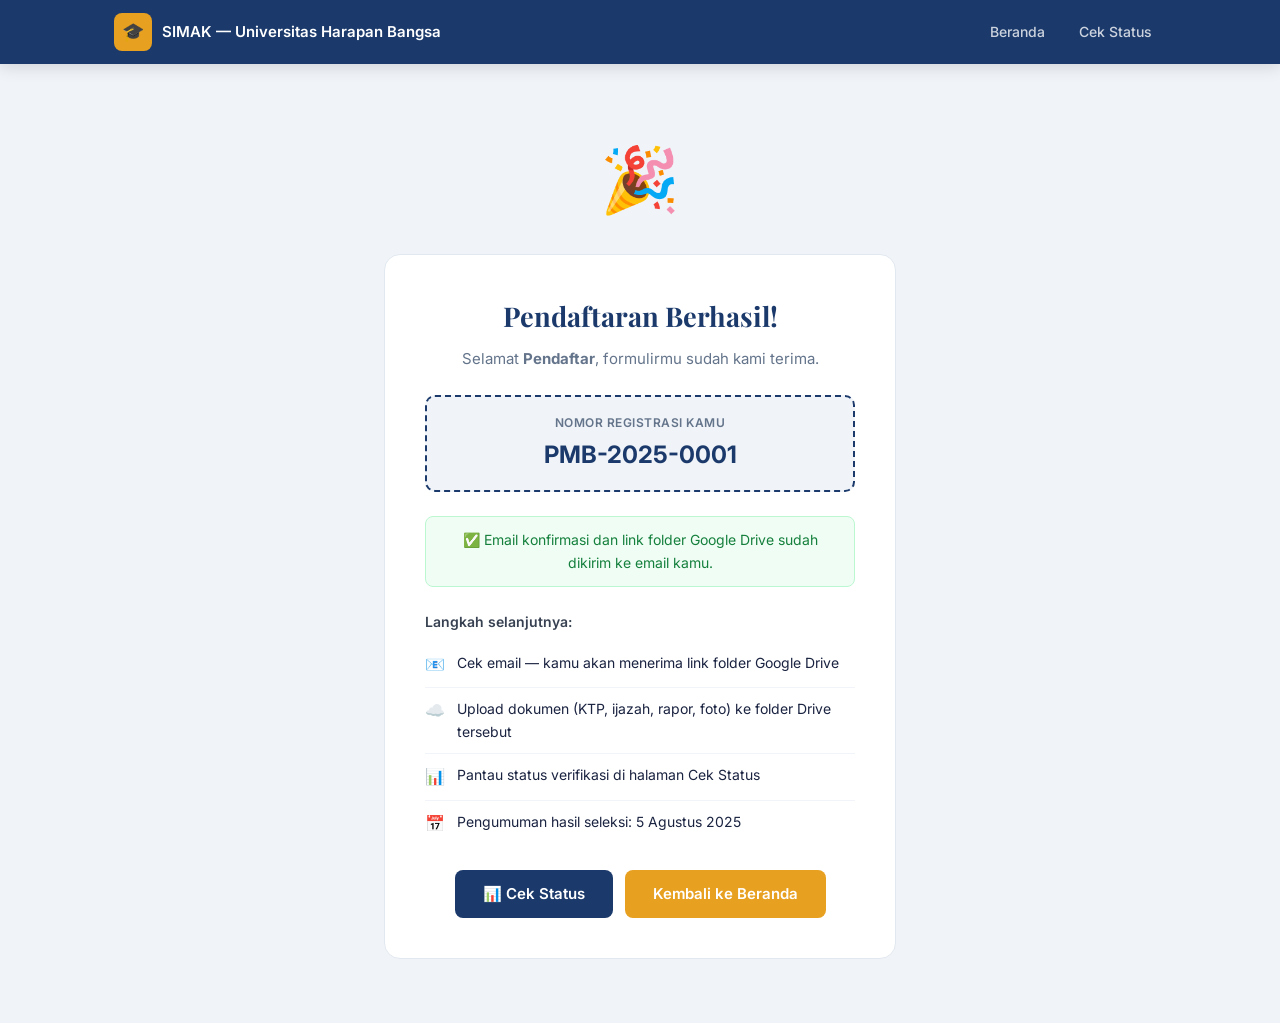
<file: pages/sukses.html>
<!DOCTYPE html>
<html lang="id">
<head>
  <meta charset="UTF-8" /><meta name="viewport" content="width=device-width, initial-scale=1.0" />
  <title>Pendaftaran Berhasil — SIMAK</title>
  <link rel="stylesheet" href="../css/style.css" />
  <link href="https://fonts.googleapis.com/css2?family=Playfair+Display:wght@600;700&family=Inter:wght@400;500;600&display=swap" rel="stylesheet" />
  <style>
    .sukses-container { max-width: 560px; margin: 4rem auto; padding: 0 1.5rem; text-align: center; }
    .sukses-icon { font-size: 64px; margin-bottom: 1.5rem; }
    .sukses-card { background: #fff; border-radius: 16px; border: 1px solid #e2e8f0; padding: 2.5rem; }
    .noreg-box { background: #f0f4f8; border-radius: 10px; padding: 1rem 1.5rem; margin: 1.5rem 0; border: 2px dashed #1B3A6B; }
    .noreg-label { font-size: 12px; color: #64748b; font-weight: 600; text-transform: uppercase; letter-spacing: 0.5px; }
    .noreg-value { font-size: 24px; font-weight: 700; color: #1B3A6B; margin-top: 4px; }
    .next-steps { text-align: left; margin: 1.5rem 0; }
    .next-step { display: flex; gap: 12px; padding: 10px 0; border-bottom: 1px solid #f1f5f9; font-size: 14px; }
    .next-step:last-child { border-bottom: none; }
    .step-check { color: #16a34a; font-size: 16px; flex-shrink: 0; }
  </style>
</head>
<body>
  <nav class="navbar">
    <div class="nav-container">
      <div class="nav-brand"><div class="nav-logo">🎓</div><span class="nav-title">SIMAK — Universitas Harapan Bangsa</span></div>
      <ul class="nav-links">
        <li><a href="../index.html">Beranda</a></li>
        <li><a href="status.html">Cek Status</a></li>
      </ul>
    </div>
  </nav>

  <div class="sukses-container">
    <div class="sukses-icon">🎉</div>
    <div class="sukses-card">
      <h1 style="font-family:'Playfair Display',serif;font-size:1.7rem;color:#1B3A6B;margin-bottom:0.5rem">Pendaftaran Berhasil!</h1>
      <p style="color:#64748b;font-size:15px">Selamat <strong id="nama-pendaftar"></strong>, formulirmu sudah kami terima.</p>

      <div class="noreg-box">
        <div class="noreg-label">Nomor Registrasi Kamu</div>
        <div class="noreg-value" id="no-registrasi">PMB-2025-0001</div>
      </div>

      <div class="alert alert-success">✅ Email konfirmasi dan link folder Google Drive sudah dikirim ke email kamu.</div>

      <div class="next-steps">
        <p style="font-size:14px;font-weight:600;color:#374151;margin-bottom:0.5rem">Langkah selanjutnya:</p>
        <div class="next-step"><span class="step-check">📧</span><span>Cek email — kamu akan menerima link folder Google Drive</span></div>
        <div class="next-step"><span class="step-check">☁️</span><span>Upload dokumen (KTP, ijazah, rapor, foto) ke folder Drive tersebut</span></div>
        <div class="next-step"><span class="step-check">📊</span><span>Pantau status verifikasi di halaman Cek Status</span></div>
        <div class="next-step"><span class="step-check">📅</span><span>Pengumuman hasil seleksi: 5 Agustus 2025</span></div>
      </div>

      <div style="display:flex;gap:12px;justify-content:center;flex-wrap:wrap;margin-top:1.5rem">
        <a href="status.html" class="btn-secondary">📊 Cek Status</a>
        <a href="../index.html" class="btn-primary">Kembali ke Beranda</a>
      </div>
    </div>
  </div>

  <script>
    const params = new URLSearchParams(window.location.search);
    const noReg  = params.get('noReg') || 'PMB-2025-0001';
    const nama   = params.get('nama')  || 'Pendaftar';
    document.getElementById('no-registrasi').textContent  = noReg;
    document.getElementById('nama-pendaftar').textContent = decodeURIComponent(nama);
  </script>
</body>
</html>
</file>
<file: css/style.css>
/* ===== RESET & BASE ===== */
*, *::before, *::after { margin: 0; padding: 0; box-sizing: border-box; }
html { scroll-behavior: smooth; }
body { font-family: 'Inter', sans-serif; background: #f0f4f8; color: #1a2340; line-height: 1.6; }
a { text-decoration: none; color: inherit; }
ul { list-style: none; }

/* ===== NAVBAR ===== */
.navbar { background: #1B3A6B; position: sticky; top: 0; z-index: 1000; box-shadow: 0 2px 16px rgba(0,0,0,0.15); }
.nav-container { max-width: 1100px; margin: 0 auto; padding: 0 1.5rem; display: flex; align-items: center; justify-content: space-between; height: 64px; }
.nav-brand { display: flex; align-items: center; gap: 10px; }
.nav-logo { width: 38px; height: 38px; background: #E8A020; border-radius: 8px; display: flex; align-items: center; justify-content: center; font-size: 18px; }
.nav-title { color: #fff; font-size: 15px; font-weight: 600; }
.nav-links { display: flex; align-items: center; gap: 6px; }
.nav-links a { color: rgba(255,255,255,0.78); font-size: 14px; font-weight: 500; padding: 7px 14px; border-radius: 8px; transition: all 0.2s; }
.nav-links a:hover, .nav-links a.active { color: #fff; background: rgba(255,255,255,0.1); }
.nav-links .btn-nav { background: #E8A020; color: #fff !important; padding: 8px 18px; border-radius: 8px; font-weight: 600; }
.nav-links .btn-nav:hover { background: #d4911a; }
.nav-toggle { display: none; background: none; border: none; color: #fff; font-size: 22px; cursor: pointer; }

/* ===== HERO ===== */
.hero { background: linear-gradient(135deg, #1B3A6B 0%, #0f2547 100%); padding: 5rem 1.5rem 4rem; text-align: center; }
.hero-content { max-width: 700px; margin: 0 auto; }
.hero-badge { display: inline-block; background: rgba(232,160,32,0.18); border: 1px solid rgba(232,160,32,0.4); color: #E8A020; font-size: 13px; font-weight: 600; padding: 6px 16px; border-radius: 20px; letter-spacing: 0.5px; margin-bottom: 1.5rem; }
.hero h1 { font-family: 'Playfair Display', serif; font-size: 2.8rem; color: #fff; line-height: 1.2; margin-bottom: 1rem; }
.hero h1 .highlight { color: #E8A020; }
.hero p { color: rgba(255,255,255,0.7); font-size: 16px; margin-bottom: 2rem; }
.hero-cta { display: flex; gap: 12px; justify-content: center; flex-wrap: wrap; margin-bottom: 2rem; }
.hero-integrations { display: flex; gap: 10px; justify-content: center; flex-wrap: wrap; }
.int-pill { background: rgba(255,255,255,0.1); border: 1px solid rgba(255,255,255,0.2); color: rgba(255,255,255,0.85); font-size: 13px; font-weight: 500; padding: 5px 14px; border-radius: 20px; }

/* ===== BUTTONS ===== */
.btn-primary { background: #E8A020; color: #fff; padding: 12px 28px; border-radius: 8px; font-size: 15px; font-weight: 600; border: none; cursor: pointer; transition: background 0.2s, transform 0.15s; display: inline-block; }
.btn-primary:hover { background: #d4911a; transform: translateY(-2px); }
.btn-outline { background: transparent; color: #fff; border: 1.5px solid rgba(255,255,255,0.35); padding: 12px 28px; border-radius: 8px; font-size: 15px; font-weight: 500; cursor: pointer; transition: all 0.2s; display: inline-block; }
.btn-outline:hover { border-color: rgba(255,255,255,0.8); background: rgba(255,255,255,0.06); }
.btn-large { padding: 16px 40px; font-size: 17px; }
.btn-secondary { background: #1B3A6B; color: #fff; padding: 12px 28px; border-radius: 8px; font-size: 15px; font-weight: 600; border: none; cursor: pointer; transition: background 0.2s; display: inline-block; }
.btn-secondary:hover { background: #152d54; }

/* ===== STATS BAR ===== */
.stats-bar { background: #fff; border-bottom: 1px solid #e2e8f0; display: flex; justify-content: center; }
.stat-item { flex: 1; max-width: 200px; padding: 1.25rem 1rem; text-align: center; border-right: 1px solid #e2e8f0; }
.stat-item:last-child { border-right: none; }
.stat-num { display: block; font-size: 24px; font-weight: 700; color: #1B3A6B; }
.stat-label { font-size: 12px; color: #64748b; margin-top: 2px; }

/* ===== SECTIONS ===== */
.section { padding: 4rem 1.5rem; }
.section-gray { background: #fff; }
.container { max-width: 1100px; margin: 0 auto; }
.section-header { text-align: center; margin-bottom: 3rem; }
.section-header h2 { font-family: 'Playfair Display', serif; font-size: 2rem; color: #1B3A6B; margin-bottom: 0.5rem; }
.section-header p { color: #64748b; font-size: 16px; }
.text-center { text-align: center; }

/* ===== STEPS GRID ===== */
.steps-grid { display: grid; grid-template-columns: repeat(auto-fit, minmax(180px, 1fr)); gap: 20px; }
.step-card { background: #fff; border-radius: 14px; border: 1px solid #e2e8f0; padding: 1.5rem; position: relative; text-align: center; transition: box-shadow 0.2s, transform 0.2s; }
.step-card:hover { box-shadow: 0 8px 24px rgba(27,58,107,0.1); transform: translateY(-3px); }
.step-num { position: absolute; top: -14px; left: 50%; transform: translateX(-50%); width: 28px; height: 28px; border-radius: 50%; background: #1B3A6B; color: #fff; font-size: 13px; font-weight: 700; display: flex; align-items: center; justify-content: center; }
.step-icon { font-size: 32px; margin: 0.5rem 0 0.75rem; }
.step-card h3 { font-size: 15px; font-weight: 600; color: #1a2340; margin-bottom: 0.5rem; }
.step-card p { font-size: 13px; color: #64748b; line-height: 1.5; margin-bottom: 0.75rem; }
.step-tag { display: inline-block; font-size: 11px; font-weight: 600; padding: 3px 10px; border-radius: 10px; }
.tag-google { background: #fef3e2; color: #b45309; }
.tag-drive  { background: #e6f4ea; color: #15803d; }
.tag-sheet  { background: #e6f0ff; color: #1d4ed8; }
.tag-github { background: #f0edf8; color: #5b21b6; }

/* ===== INTEGRATION GRID ===== */
.integration-grid { display: grid; grid-template-columns: repeat(auto-fit, minmax(240px, 1fr)); gap: 20px; }
.int-card { background: #f8fafc; border-radius: 14px; border: 1px solid #e2e8f0; padding: 1.5rem; transition: border-color 0.2s, box-shadow 0.2s; }
.int-card:hover { border-color: #1B3A6B; box-shadow: 0 4px 16px rgba(27,58,107,0.08); }
.int-icon { font-size: 32px; margin-bottom: 0.75rem; }
.int-card h3 { font-size: 16px; font-weight: 600; color: #1a2340; margin-bottom: 0.5rem; }
.int-card p { font-size: 14px; color: #64748b; margin-bottom: 0.75rem; line-height: 1.5; }
.int-card ul { padding-left: 1.1rem; list-style: disc; }
.int-card ul li { font-size: 13px; color: #475569; margin-bottom: 4px; }

/* ===== CTA SECTION ===== */
.cta-section { background: linear-gradient(135deg, #1B3A6B, #0f2547); color: #fff; }
.cta-section h2 { font-family: 'Playfair Display', serif; font-size: 2.2rem; margin-bottom: 1rem; color: #fff; }
.cta-section p { color: rgba(255,255,255,0.75); font-size: 17px; margin-bottom: 2rem; }

/* ===== FORM PAGE ===== */
.form-page { padding: 3rem 1.5rem; min-height: 80vh; }
.form-page .container { max-width: 700px; }
.form-header { margin-bottom: 2rem; }
.form-header h1 { font-family: 'Playfair Display', serif; font-size: 1.8rem; color: #1B3A6B; margin-bottom: 0.5rem; }
.form-header p { color: #64748b; }
.form-card { background: #fff; border-radius: 16px; border: 1px solid #e2e8f0; padding: 2rem; margin-bottom: 1.5rem; }
.form-card h2 { font-size: 16px; font-weight: 600; color: #1B3A6B; margin-bottom: 1.25rem; padding-bottom: 0.75rem; border-bottom: 2px solid #e2e8f0; }
.form-group { margin-bottom: 1.25rem; }
.form-group label { display: block; font-size: 14px; font-weight: 500; color: #374151; margin-bottom: 6px; }
.form-group label .required { color: #ef4444; margin-left: 3px; }
.form-group input, .form-group select, .form-group textarea { width: 100%; padding: 10px 14px; border: 1.5px solid #e2e8f0; border-radius: 8px; font-size: 14px; font-family: 'Inter', sans-serif; color: #1a2340; background: #fff; transition: border-color 0.2s, box-shadow 0.2s; outline: none; }
.form-group input:focus, .form-group select:focus, .form-group textarea:focus { border-color: #1B3A6B; box-shadow: 0 0 0 3px rgba(27,58,107,0.1); }
.form-group textarea { resize: vertical; min-height: 90px; }
.form-row { display: grid; grid-template-columns: 1fr 1fr; gap: 16px; }
.form-hint { font-size: 12px; color: #94a3b8; margin-top: 5px; }
.form-submit { text-align: center; margin-top: 2rem; }
.form-submit .btn-primary { width: 100%; max-width: 320px; padding: 14px; font-size: 16px; }
.progress-steps { display: flex; justify-content: center; gap: 0; margin-bottom: 2rem; }
.prog-step { display: flex; align-items: center; }
.prog-dot { width: 32px; height: 32px; border-radius: 50%; background: #e2e8f0; color: #94a3b8; font-size: 13px; font-weight: 700; display: flex; align-items: center; justify-content: center; }
.prog-dot.active { background: #1B3A6B; color: #fff; }
.prog-dot.done { background: #16a34a; color: #fff; }
.prog-line { width: 60px; height: 2px; background: #e2e8f0; }
.prog-line.done { background: #16a34a; }

/* ===== STATUS PAGE ===== */
.status-page { padding: 3rem 1.5rem; min-height: 80vh; }
.status-search { background: #fff; border-radius: 14px; border: 1px solid #e2e8f0; padding: 1.5rem; margin-bottom: 1.5rem; }
.search-row { display: flex; gap: 12px; }
.search-row input { flex: 1; padding: 10px 14px; border: 1.5px solid #e2e8f0; border-radius: 8px; font-size: 14px; outline: none; }
.search-row input:focus { border-color: #1B3A6B; }
.status-card { background: #fff; border-radius: 14px; border: 1px solid #e2e8f0; padding: 1.5rem; }
.status-card h3 { font-size: 16px; font-weight: 600; margin-bottom: 1rem; }
.status-badge { display: inline-block; padding: 4px 14px; border-radius: 20px; font-size: 13px; font-weight: 600; }
.status-terverifikasi { background: #dcfce7; color: #15803d; }
.status-menunggu { background: #fef3e2; color: #b45309; }
.status-ditolak { background: #fee2e2; color: #dc2626; }
.info-grid { display: grid; grid-template-columns: 1fr 1fr; gap: 10px; margin: 1rem 0; }
.info-item { background: #f8fafc; border-radius: 8px; padding: 10px 14px; }
.info-label { font-size: 11px; color: #94a3b8; font-weight: 600; text-transform: uppercase; letter-spacing: 0.5px; }
.info-value { font-size: 14px; color: #1a2340; font-weight: 500; margin-top: 2px; }
.status-timeline { margin-top: 1.5rem; }
.status-timeline h4 { font-size: 14px; font-weight: 600; margin-bottom: 1rem; color: #374151; }
.timeline-item { display: flex; gap: 14px; padding: 12px 0; border-bottom: 1px solid #f1f5f9; align-items: flex-start; }
.timeline-item:last-child { border-bottom: none; }
.timeline-dot { width: 10px; height: 10px; border-radius: 50%; margin-top: 5px; flex-shrink: 0; }
.dot-done { background: #16a34a; }
.dot-active { background: #E8A020; }
.dot-pending { background: #cbd5e1; }
.timeline-text { font-size: 13px; color: #374151; font-weight: 500; }
.timeline-time { font-size: 12px; color: #94a3b8; }

/* ===== PANDUAN PAGE ===== */
.panduan-page { padding: 3rem 1.5rem; min-height: 80vh; }
.accordion { background: #fff; border-radius: 14px; border: 1px solid #e2e8f0; overflow: hidden; margin-bottom: 1rem; }
.accordion-header { width: 100%; padding: 1.1rem 1.5rem; background: none; border: none; font-size: 15px; font-weight: 600; color: #1a2340; text-align: left; cursor: pointer; display: flex; justify-content: space-between; align-items: center; }
.accordion-header:hover { background: #f8fafc; }
.accordion-body { padding: 1.25rem 1.5rem; font-size: 14px; color: #475569; line-height: 1.7; display: none; border-top: 1px solid #f1f5f9; }
.accordion-body.open { display: block; }
.accordion-body ol, .accordion-body ul { padding-left: 1.2rem; margin-top: 0.5rem; }
.accordion-body li { margin-bottom: 6px; }
.doc-list { display: grid; grid-template-columns: 1fr 1fr; gap: 10px; margin-top: 0.75rem; }
.doc-item { background: #f8fafc; border: 1px solid #e2e8f0; border-radius: 8px; padding: 10px 14px; font-size: 13px; }

/* ===== PAGE HERO ===== */
.page-hero { background: linear-gradient(135deg, #1B3A6B, #0f2547); padding: 3rem 1.5rem 2.5rem; text-align: center; }
.page-hero h1 { font-family: 'Playfair Display', serif; font-size: 2rem; color: #fff; margin-bottom: 0.5rem; }
.page-hero p { color: rgba(255,255,255,0.7); font-size: 15px; }

/* ===== ALERT ===== */
.alert { padding: 12px 16px; border-radius: 8px; font-size: 14px; margin-bottom: 1rem; display: flex; align-items: flex-start; gap: 10px; }
.alert-info { background: #eff6ff; border: 1px solid #bfdbfe; color: #1e40af; }
.alert-success { background: #f0fdf4; border: 1px solid #bbf7d0; color: #15803d; }
.alert-warning { background: #fffbeb; border: 1px solid #fed7aa; color: #b45309; }

/* ===== FOOTER ===== */
.footer { background: #1B3A6B; color: rgba(255,255,255,0.75); padding: 3rem 1.5rem 1.5rem; }
.footer-grid { display: grid; grid-template-columns: repeat(auto-fit, minmax(180px, 1fr)); gap: 2rem; max-width: 1100px; margin: 0 auto 2rem; }
.footer h4 { color: #fff; font-size: 15px; font-weight: 600; margin-bottom: 0.75rem; }
.footer p { font-size: 14px; line-height: 1.6; }
.footer ul li { font-size: 14px; margin-bottom: 6px; }
.footer ul li a { color: rgba(255,255,255,0.65); transition: color 0.2s; }
.footer ul li a:hover { color: #E8A020; }
.footer-bottom { border-top: 1px solid rgba(255,255,255,0.12); padding-top: 1.25rem; text-align: center; font-size: 13px; max-width: 1100px; margin: 0 auto; }

/* ===== RESPONSIVE ===== */
@media (max-width: 768px) {
  .nav-links { display: none; flex-direction: column; position: absolute; top: 64px; left: 0; right: 0; background: #1B3A6B; padding: 1rem; }
  .nav-links.open { display: flex; }
  .nav-toggle { display: block; }
  .hero h1 { font-size: 1.9rem; }
  .form-row { grid-template-columns: 1fr; }
  .search-row { flex-direction: column; }
  .doc-list { grid-template-columns: 1fr; }
  .info-grid { grid-template-columns: 1fr; }
  .stats-bar { flex-wrap: wrap; }
  .stat-item { min-width: 45%; }
  .prog-line { width: 30px; }
}
</file>
